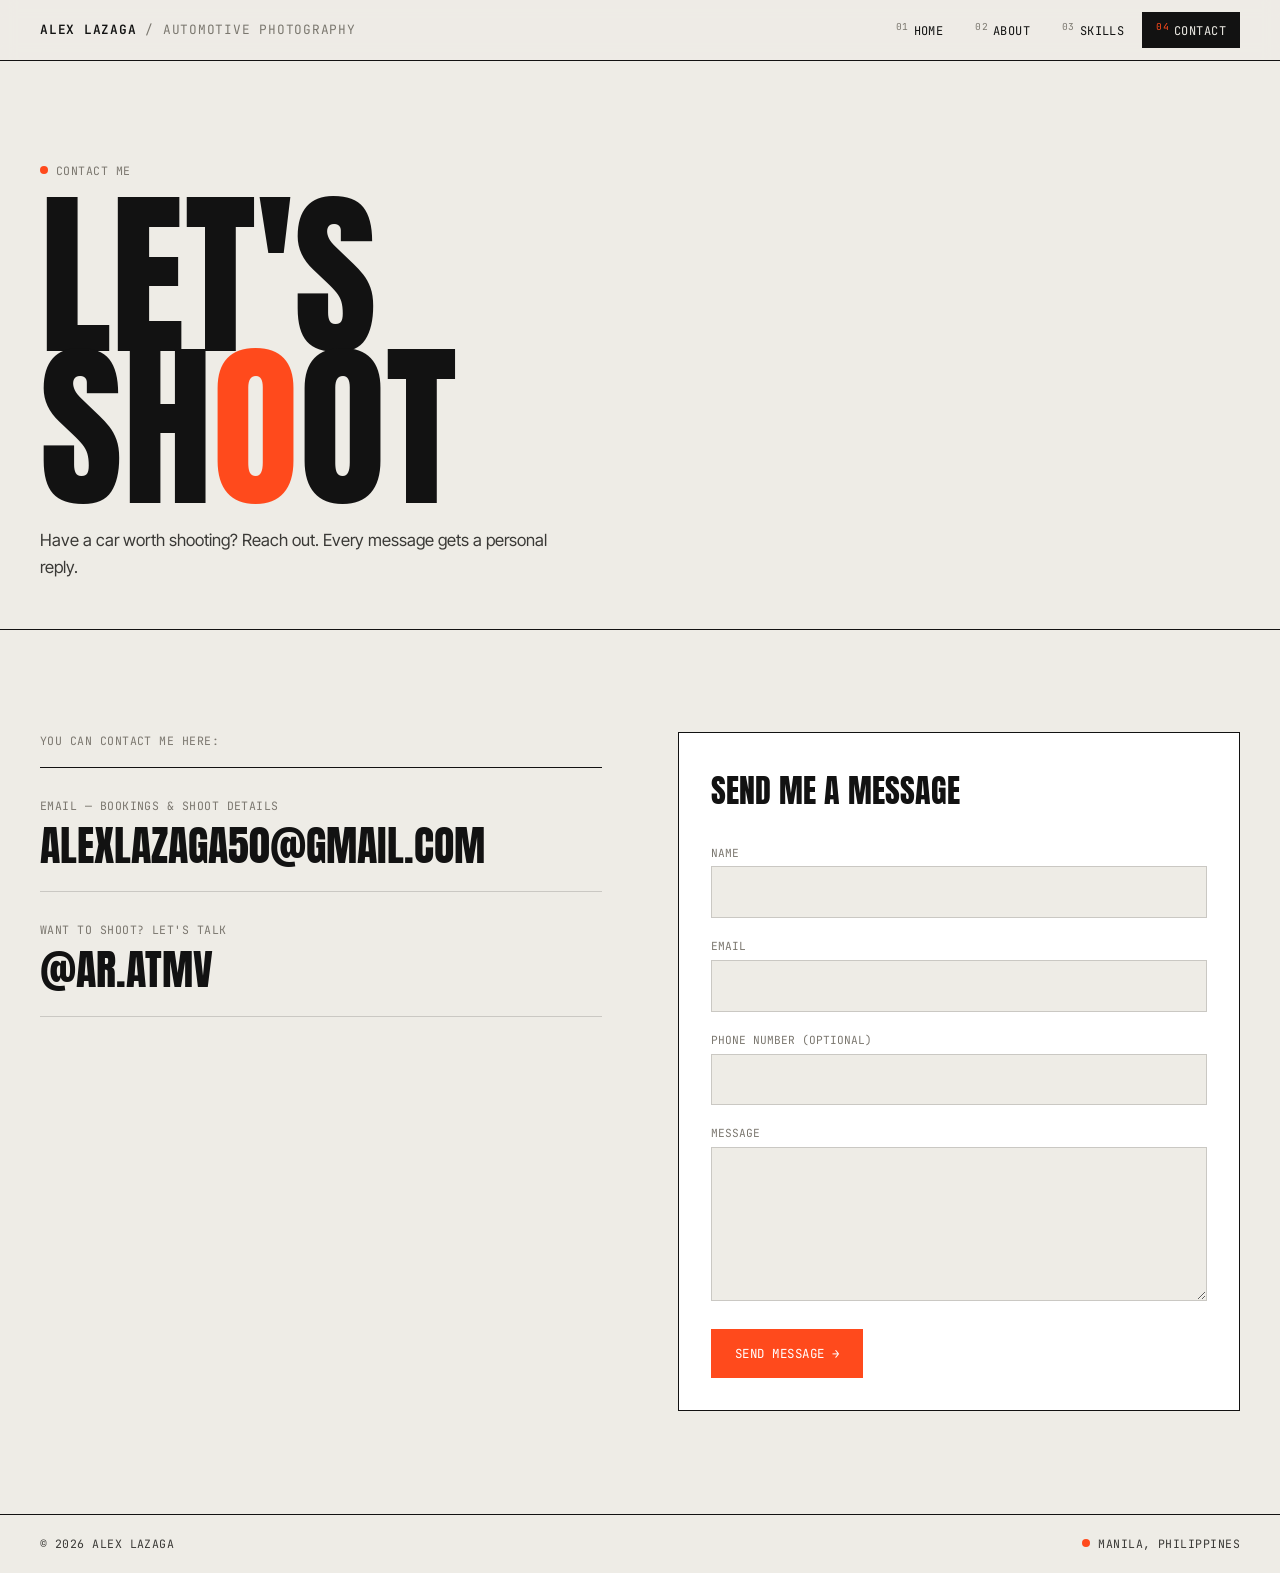
<file: contact.html>
<!DOCTYPE html>
<html lang="en">
<head>
  <meta charset="UTF-8">
  <meta name="viewport" content="width=device-width, initial-scale=1">
  <title>Contact | Alex Lazaga</title>
  <meta name="description" content="Alex Lazaga — automotive photography based in Manila, Philippines.">
  <meta name="theme-color" content="#eeece6">
  <link rel="preconnect" href="https://fonts.googleapis.com">
  <link rel="preconnect" href="https://fonts.gstatic.com" crossorigin>
  <link href="https://fonts.googleapis.com/css2?family=Anton&family=Inter+Tight:wght@400;500;600&family=JetBrains+Mono:wght@400;500;600&display=swap" rel="stylesheet">
  <link rel="stylesheet" href="style.css">
</head>
<body>

  <header>
    <div class="wrap header-inner">
      <a href="index.html"><p class="site-name">Alex Lazaga <span>/ Automotive Photography</span></p></a>
      <button class="menu-btn" aria-expanded="false">Menu</button>
      <nav>
        <ul>
          <li><a href="index.html"><sup>01</sup>Home</a></li>
          <li><a href="about.html"><sup>02</sup>About</a></li>
          <li><a href="skills.html"><sup>03</sup>Skills</a></li>
          <li><a href="contact.html" class="active"><sup>04</sup>Contact</a></li>
        </ul>
      </nav>
    </div>
  </header>

  <main>
    <section class="page-head">
      <div class="wrap">
        <span class="mono"><span class="dot"></span>Contact Me</span>
        <h1>Let's<br>Sh<span class="o">o</span>ot</h1>
        <p>Have a car worth shooting? Reach out. Every message gets a personal reply.</p>
      </div>
    </section>

    <section class="block">
      <div class="wrap contact-grid">
        <div class="reveal">
          <p class="mono" style="margin-bottom:1rem">You can contact me here:</p>
          <address>
            <a class="contact-line" href="mailto:alexlazaga50@gmail.com">
              <span class="mono">Email — bookings &amp; shoot details</span>
              <strong>alexlazaga50@gmail.com</strong>
            </a>
            <a class="contact-line" href="tel:+639764822007">
              <span class="mono">Want to shoot? Let's talk</span>
              <strong>@ar.atmv</strong>
            </a>
          </address>
        </div>

        <div class="reveal">
          <form action="mailto:alexlazaga50@gmail.com" method="post" enctype="text/plain">
            <h2>Send me a message</h2>
            <label for="name">Name</label>
            <input type="text" id="name" name="name" autocomplete="name" required>

            <label for="email">Email</label>
            <input type="email" id="email" name="email" autocomplete="email" required>

            <label for="phone">Phone number (optional)</label>
            <input type="tel" id="phone" name="phone" autocomplete="tel">

            <label for="message">Message</label>
            <textarea id="message" name="message" rows="5" required></textarea>

            <button type="submit" class="btn btn-signal">Send Message →</button>
          </form>
        </div>
      </div>
    </section>
  </main>

  <footer>
    <div class="wrap footer-inner mono">
      <p>&copy; <span class="year">2026</span> Alex Lazaga</p>
      <p><span class="dot"></span>Manila, Philippines</p>
    </div>
  </footer>

  <script src="script.js"></script>
</body>
</html>
</file>
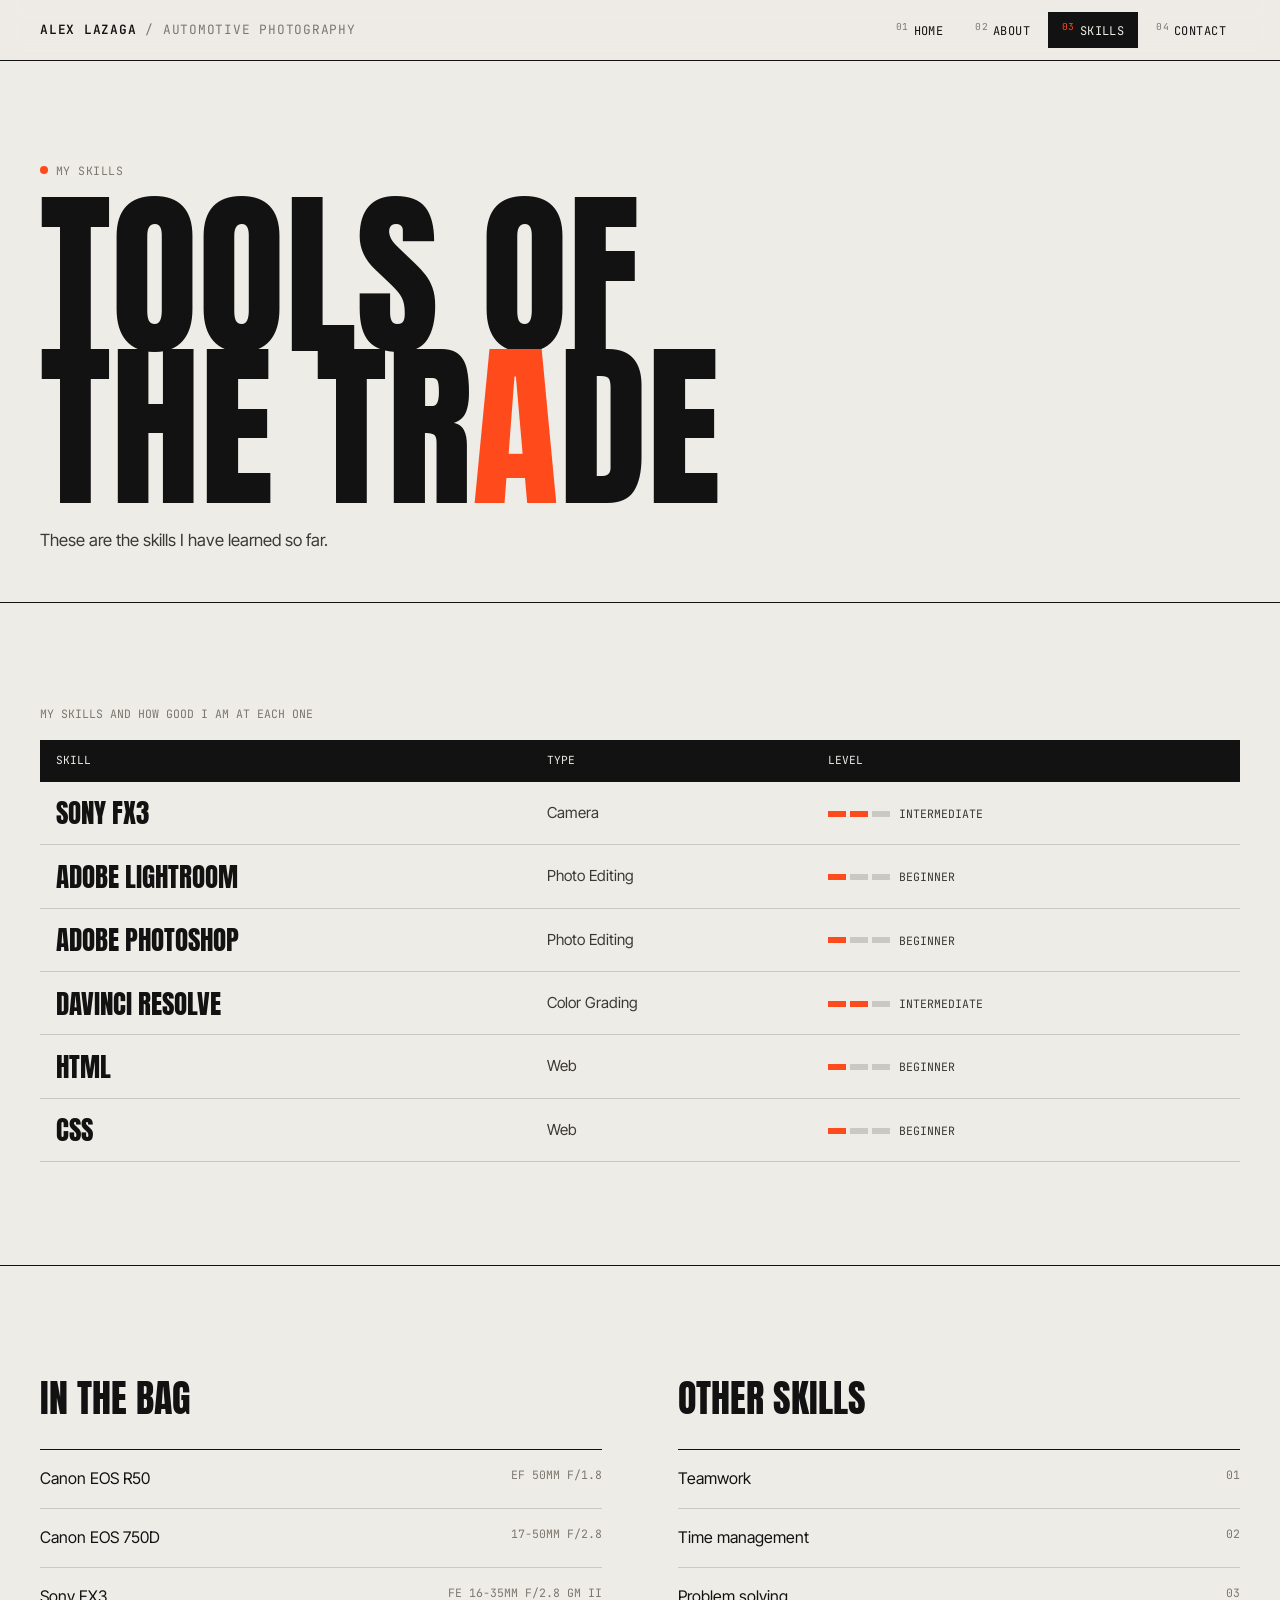
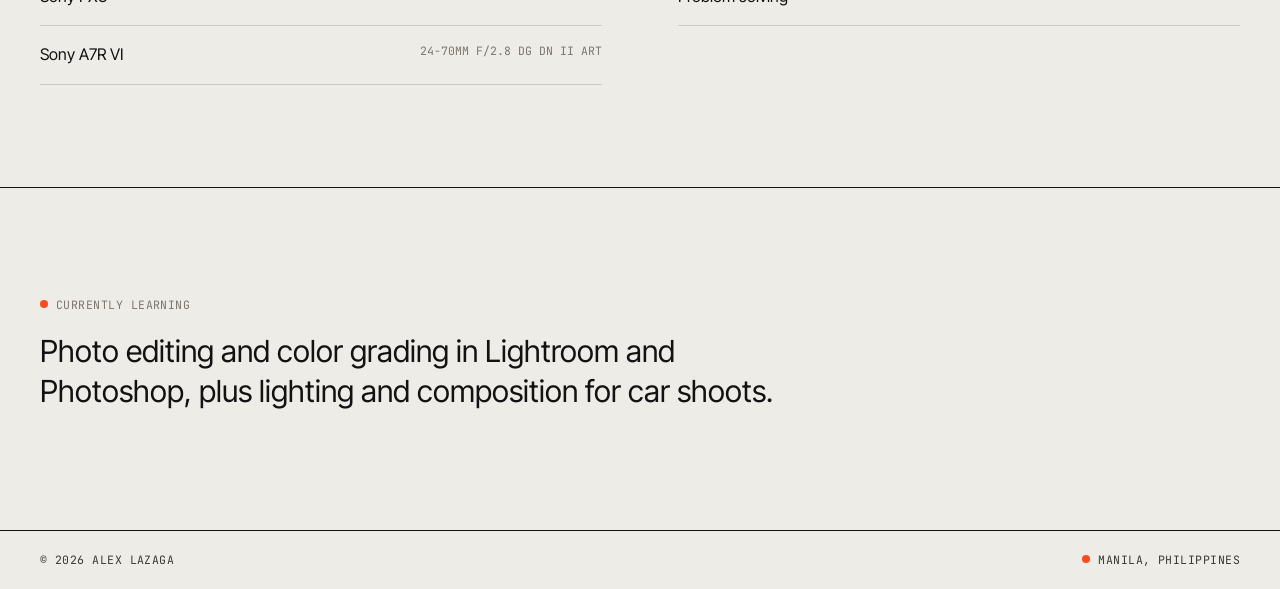
<file: skills.html>
<!DOCTYPE html>
<html lang="en">
<head>
  <meta charset="UTF-8">
  <meta name="viewport" content="width=device-width, initial-scale=1">
  <title>Skills | Alex Lazaga</title>
  <meta name="description" content="Alex Lazaga — automotive photography based in Manila, Philippines.">
  <meta name="theme-color" content="#eeece6">
  <link rel="preconnect" href="https://fonts.googleapis.com">
  <link rel="preconnect" href="https://fonts.gstatic.com" crossorigin>
  <link href="https://fonts.googleapis.com/css2?family=Anton&family=Inter+Tight:wght@400;500;600&family=JetBrains+Mono:wght@400;500;600&display=swap" rel="stylesheet">
  <link rel="stylesheet" href="style.css">
</head>
<body>

  <header>
    <div class="wrap header-inner">
      <a href="index.html"><p class="site-name">Alex Lazaga <span>/ Automotive Photography</span></p></a>
      <button class="menu-btn" aria-expanded="false">Menu</button>
      <nav>
        <ul>
          <li><a href="index.html"><sup>01</sup>Home</a></li>
          <li><a href="about.html"><sup>02</sup>About</a></li>
          <li><a href="skills.html" class="active"><sup>03</sup>Skills</a></li>
          <li><a href="contact.html"><sup>04</sup>Contact</a></li>
        </ul>
      </nav>
    </div>
  </header>

  <main>
    <section class="page-head">
      <div class="wrap">
        <span class="mono"><span class="dot"></span>My Skills</span>
        <h1>Tools of<br>the Tr<span class="o">a</span>de</h1>
        <p>These are the skills I have learned so far.</p>
      </div>
    </section>

    <section class="block">
      <div class="wrap reveal">
        <table>
          <caption>My skills and how good I am at each one</caption>
          <thead>
            <tr>
              <th scope="col">Skill</th>
              <th scope="col">Type</th>
              <th scope="col">Level</th>
            </tr>
          </thead>
          <tbody>
            <tr>
              <th scope="row">Sony FX3</th>
              <td>Camera</td>
              <td><span class="meter l2" aria-hidden="true"><i></i><i></i><i></i></span><span class="level">Intermediate</span></td>
            </tr>
            <tr>
              <th scope="row">Adobe Lightroom</th>
              <td>Photo Editing</td>
              <td><span class="meter l1" aria-hidden="true"><i></i><i></i><i></i></span><span class="level">Beginner</span></td>
            </tr>
            <tr>
              <th scope="row">Adobe Photoshop</th>
              <td>Photo Editing</td>
              <td><span class="meter l1" aria-hidden="true"><i></i><i></i><i></i></span><span class="level">Beginner</span></td>
            </tr>
            <tr>
              <th scope="row">DaVinci Resolve</th>
              <td>Color Grading</td>
              <td><span class="meter l2" aria-hidden="true"><i></i><i></i><i></i></span><span class="level">Intermediate</span></td>
            </tr>
            <tr>
              <th scope="row">HTML</th>
              <td>Web</td>
              <td><span class="meter l1" aria-hidden="true"><i></i><i></i><i></i></span><span class="level">Beginner</span></td>
            </tr>
            <tr>
              <th scope="row">CSS</th>
              <td>Web</td>
              <td><span class="meter l1" aria-hidden="true"><i></i><i></i><i></i></span><span class="level">Beginner</span></td>
            </tr>
          </tbody>
        </table>
      </div>
    </section>

    <section class="block">
      <div class="wrap list-cols">
        <div class="reveal">
          <h2>In the Bag</h2>
          <ul class="rows">
            <li><span>Canon EOS R50</span><span>EF 50mm f/1.8</span></li>
            <li><span>Canon EOS 750D</span><span>17-50mm f/2.8</span></li>
            <li><span>Sony FX3</span><span>FE 16-35mm f/2.8 GM II</span></li>
            <li><span>Sony A7R VI</span><span>24-70mm f/2.8 DG DN II Art</span></li>
          </ul>
        </div>
        <div class="reveal">
          <h2>Other Skills</h2>
          <ul class="rows">
            <li><span>Teamwork</span><span>01</span></li>
            <li><span>Time management</span><span>02</span></li>
            <li><span>Problem solving</span><span>03</span></li>
          </ul>
        </div>
      </div>
    </section>

    <section class="block">
      <div class="wrap">
        <aside class="reveal">
          <span class="mono"><span class="dot"></span>Currently Learning</span>
          <p class="lead" style="font-size:clamp(1.3rem,2.4vw,1.9rem);line-height:1.3;color:var(--ink);margin-top:1rem;max-width:46rem">Photo editing and color grading in Lightroom and Photoshop, plus lighting and composition for car shoots.</p>
        </aside>
      </div>
    </section>
  </main>

  <footer>
    <div class="wrap footer-inner mono">
      <p>&copy; <span class="year">2026</span> Alex Lazaga</p>
      <p><span class="dot"></span>Manila, Philippines</p>
    </div>
  </footer>

  <script src="script.js"></script>
</body>
</html>
</file>
<file: style.css>
/* ==========================================================
   Alex Lazaga — Automotive Photography
   Light "contact sheet" editorial style
   paper white · ink black · signal orange
   ========================================================== */

:root {
  --paper: #eeece6;
  --paper-2: #e4e1d9;
  --ink: #121212;
  --ink-soft: #3a3936;
  --muted: #7b776f;
  --line: rgba(18, 18, 18, 0.16);
  --signal: #ff4a1c;

  --display: "Anton", "Impact", "Arial Narrow", sans-serif;
  --sans: "Inter Tight", "Inter", system-ui, -apple-system, "Segoe UI", Arial, sans-serif;
  --mono: "JetBrains Mono", ui-monospace, "SFMono-Regular", Consolas, monospace;

  --max: 1320px;
  --pad: clamp(1rem, 3.5vw, 2.5rem);
}

*, *::before, *::after { box-sizing: border-box; }

html { scroll-behavior: smooth; }

body {
  margin: 0;
  background: var(--paper);
  color: var(--ink);
  font-family: var(--sans);
  font-size: 16px;
  line-height: 1.6;
  -webkit-font-smoothing: antialiased;
}

img { display: block; max-width: 100%; }
a { color: inherit; text-decoration: none; }
h1, h2, h3 { margin: 0; font-weight: 400; }
p { margin: 0 0 1rem; color: var(--ink-soft); }

.wrap {
  width: 100%;
  max-width: var(--max);
  margin: 0 auto;
  padding: 0 var(--pad);
}

/* small monospace labels used everywhere */
.mono {
  font-family: var(--mono);
  font-size: 0.72rem;
  letter-spacing: 0.04em;
  text-transform: uppercase;
  color: var(--muted);
}
.dot {
  display: inline-block;
  width: 8px;
  height: 8px;
  border-radius: 50%;
  background: var(--signal);
  margin-right: 0.5rem;
  vertical-align: 1px;
}

/* ---------- Header ---------- */
header {
  position: sticky;
  top: 0;
  z-index: 50;
  background: rgba(238, 236, 230, 0.9);
  backdrop-filter: blur(8px);
  -webkit-backdrop-filter: blur(8px);
  border-bottom: 1px solid var(--ink);
}
.header-inner {
  display: flex;
  align-items: center;
  justify-content: space-between;
  gap: 1rem;
  height: 60px;
}
.site-name {
  margin: 0;
  font-family: var(--mono);
  font-size: 0.8rem;
  font-weight: 600;
  letter-spacing: 0.06em;
  text-transform: uppercase;
  color: var(--ink);
}
.site-name span { color: var(--muted); font-weight: 400; }

nav ul {
  list-style: none;
  margin: 0;
  padding: 0;
  display: flex;
  gap: 0.25rem;
}
nav a {
  display: block;
  padding: 0.4rem 0.8rem;
  font-family: var(--mono);
  font-size: 0.75rem;
  text-transform: uppercase;
  letter-spacing: 0.04em;
  border: 1px solid transparent;
  transition: border-color 0.2s ease, background 0.2s ease, color 0.2s ease;
}
nav a sup { color: var(--muted); margin-right: 0.3rem; font-size: 0.6rem; }
nav a:hover { border-color: var(--ink); }
nav a.active { background: var(--ink); color: var(--paper); }
nav a.active sup { color: var(--signal); }

.menu-btn {
  display: none;
  font-family: var(--mono);
  font-size: 0.75rem;
  text-transform: uppercase;
  background: none;
  border: 1px solid var(--ink);
  padding: 0.4rem 0.8rem;
  color: var(--ink);
  cursor: pointer;
}

/* ---------- Buttons ---------- */
.btn {
  display: inline-flex;
  align-items: center;
  gap: 0.75rem;
  padding: 0.95rem 1.4rem;
  font-family: var(--mono);
  font-size: 0.78rem;
  text-transform: uppercase;
  letter-spacing: 0.04em;
  color: var(--ink);
  background: transparent;
  border: 1px solid var(--ink);
  cursor: pointer;
  transition: background 0.2s ease, color 0.2s ease;
}
.btn:hover { background: var(--ink); color: var(--paper); }
.btn-signal { background: var(--signal); border-color: var(--signal); color: #fff; }
.btn-signal:hover { background: var(--ink); border-color: var(--ink); }

/* ---------- Photo with viewfinder corners + camera settings ---------- */
.shot {
  position: relative;
  display: block;
  overflow: hidden;
  background: var(--paper-2);
  cursor: zoom-in;
}
.shot img {
  width: 100%;
  height: 100%;
  object-fit: cover;
  transition: transform 0.8s cubic-bezier(0.2, 0.7, 0.2, 1);
}
.shot:hover img { transform: scale(1.04); }

/* viewfinder corner brackets */
.shot::before,
.shot::after {
  content: "";
  position: absolute;
  z-index: 2;
  width: 22px;
  height: 22px;
  border: 2px solid #fff;
  opacity: 0;
  transition: opacity 0.3s ease, inset 0.3s ease;
  pointer-events: none;
}
.shot::before { top: 18px; left: 18px; border-right: 0; border-bottom: 0; }
.shot::after { bottom: 18px; right: 18px; border-left: 0; border-top: 0; }
.shot:hover::before, .shot:hover::after { opacity: 1; }
.shot.always::before, .shot.always::after { opacity: 1; }

.exif {
  display: flex;
  flex-wrap: wrap;
  gap: 0.25rem 1rem;
  justify-content: space-between;
  margin-top: 0.6rem;
  font-family: var(--mono);
  font-size: 0.68rem;
  text-transform: uppercase;
  color: var(--muted);
}
.exif b { color: var(--ink); font-weight: 500; }

/* ---------- Hero ---------- */
.hero {
  padding: clamp(2rem, 5vw, 3.5rem) 0 clamp(3rem, 6vw, 5rem);
  border-bottom: 1px solid var(--ink);
}
.hero-top {
  display: flex;
  justify-content: space-between;
  gap: 1rem;
  flex-wrap: wrap;
  padding-bottom: 1.25rem;
  border-bottom: 1px solid var(--line);
  margin-bottom: 1.5rem;
}
.wordmark {
  font-family: var(--display);
  font-size: clamp(5rem, 19.5vw, 17.5rem);
  line-height: 0.82;
  letter-spacing: -0.01em;
  text-transform: uppercase;
  margin: 0 0 2rem;
}
.wordmark .o { color: var(--signal); }

.hero-grid {
  display: grid;
  grid-template-columns: 1fr 1.35fr;
  gap: clamp(1.5rem, 4vw, 3.5rem);
  align-items: end;
}
.hero-copy h1 {
  font-family: var(--sans);
  font-size: clamp(1.6rem, 3vw, 2.4rem);
  line-height: 1.15;
  letter-spacing: -0.02em;
  font-weight: 500;
  margin-bottom: 1.25rem;
}
.hero-copy p { max-width: 30rem; }
.hero-actions { display: flex; flex-wrap: wrap; gap: 0.75rem; margin-top: 1.75rem; }

.feature-tag {
  display: flex;
  justify-content: space-between;
  align-items: center;
  margin-bottom: 0.6rem;
}
.hero .shot { aspect-ratio: 4 / 3.2; }
.hero .shot img { object-position: center 60%; }

/* ---------- Numbers strip ---------- */
.facts {
  display: grid;
  grid-template-columns: repeat(4, 1fr);
  border-bottom: 1px solid var(--ink);
}
.fact {
  padding: 1.5rem var(--pad) 1.5rem 0;
  border-right: 1px solid var(--line);
}
.fact + .fact { padding-left: 1.5rem; }
.fact:last-child { border-right: 0; }
.fact strong {
  display: block;
  font-family: var(--display);
  font-size: clamp(2.2rem, 4vw, 3.2rem);
  line-height: 1;
  font-weight: 400;
  margin-bottom: 0.4rem;
}

/* ---------- Section heading ---------- */
.block { padding: clamp(4rem, 8vw, 6.5rem) 0; }
.block + .block { border-top: 1px solid var(--ink); }

.section-head {
  display: grid;
  grid-template-columns: auto 1fr auto;
  gap: 1.5rem;
  align-items: end;
  margin-bottom: clamp(2rem, 5vw, 3.5rem);
}
.section-head .idx {
  font-family: var(--mono);
  font-size: 0.78rem;
  color: var(--signal);
  padding-bottom: 0.6rem;
}
.section-title {
  font-family: var(--display);
  font-size: clamp(3rem, 8vw, 6.5rem);
  line-height: 0.9;
  text-transform: uppercase;
}
.section-head p { margin: 0; max-width: 22rem; text-align: right; }

/* ---------- Shoots (curated: one hero frame + supporting frames) ---------- */
.shoot {
  display: grid;
  grid-template-columns: 1.6fr 1fr;
  gap: clamp(1rem, 3vw, 2rem);
  padding: clamp(2rem, 4vw, 3rem) 0;
  border-top: 1px solid var(--line);
}
.shoot:first-of-type { border-top: 1px solid var(--ink); }
.shoot.flip { grid-template-columns: 1fr 1.6fr; }
.shoot.flip .shoot-main { order: 2; }

.shoot-main .shot { aspect-ratio: 4 / 5; }
.shoot-main.wide .shot { aspect-ratio: 4 / 3; }

.shoot-side {
  display: flex;
  flex-direction: column;
  gap: 1.5rem;
}
.shoot-info {
  padding-bottom: 1.25rem;
  border-bottom: 1px solid var(--line);
}
.shoot-info .num {
  font-family: var(--mono);
  font-size: 0.75rem;
  color: var(--signal);
}
.shoot-info h3 {
  font-family: var(--display);
  font-size: clamp(2.2rem, 4vw, 3.4rem);
  line-height: 0.95;
  text-transform: uppercase;
  margin: 0.4rem 0 0.75rem;
}
.shoot-info dl {
  display: grid;
  grid-template-columns: auto 1fr;
  gap: 0.2rem 1rem;
  margin: 1rem 0 0;
  font-family: var(--mono);
  font-size: 0.7rem;
  text-transform: uppercase;
}
.shoot-info dt { color: var(--muted); }
.shoot-info dd { margin: 0; }

.shoot-side .pair {
  display: grid;
  grid-template-columns: 1fr 1fr;
  gap: 1rem;
}
.shoot-side .shot { aspect-ratio: 4 / 5; }
.shoot-side .single .shot { aspect-ratio: 4 / 4.4; }

.pick {
  position: absolute;
  z-index: 3;
  top: 14px;
  right: 14px;
  padding: 0.35rem 0.6rem;
  font-family: var(--mono);
  font-size: 0.62rem;
  text-transform: uppercase;
  letter-spacing: 0.06em;
  color: #fff;
  background: var(--signal);
}

/* ---------- Services ---------- */
.services {
  display: grid;
  grid-template-columns: repeat(4, 1fr);
  border-top: 1px solid var(--ink);
  border-left: 1px solid var(--ink);
}
.service {
  padding: 1.75rem 1.5rem 2rem;
  border-right: 1px solid var(--ink);
  border-bottom: 1px solid var(--ink);
  transition: background 0.25s ease, color 0.25s ease;
}
.service:hover { background: var(--ink); color: var(--paper); }
.service:hover p, .service:hover li { color: #bdb9b0; }
.service .num { font-family: var(--mono); font-size: 0.75rem; color: var(--signal); }
.service h3 {
  font-family: var(--display);
  font-size: 1.9rem;
  line-height: 1;
  text-transform: uppercase;
  margin: 2.5rem 0 1rem;
}
.service p { font-size: 0.92rem; }
.service ul { list-style: none; margin: 1.25rem 0 0; padding: 0; }
.service li {
  font-family: var(--mono);
  font-size: 0.7rem;
  text-transform: uppercase;
  color: var(--muted);
  padding: 0.35rem 0;
  border-top: 1px dashed var(--line);
}

/* ---------- Big CTA ---------- */
.cta { background: var(--ink); color: var(--paper); }
.cta p { color: #bdb9b0; }
.cta .mono { color: #8f8b83; }
.cta-mail {
  display: block;
  margin: 1.5rem 0 2rem;
  font-family: var(--display);
  font-size: clamp(2.2rem, 7.4vw, 6.4rem);
  line-height: 1;
  text-transform: uppercase;
  overflow-wrap: anywhere;
  transition: color 0.2s ease;
}
.cta-mail:hover { color: var(--signal); }
.cta .btn { color: var(--paper); border-color: var(--paper); }
.cta .btn:hover { background: var(--paper); color: var(--ink); }

/* ---------- Inner page heading ---------- */
.page-head {
  padding: clamp(3rem, 8vw, 6rem) 0 clamp(2rem, 4vw, 3rem);
  border-bottom: 1px solid var(--ink);
}
.page-head h1 {
  font-family: var(--display);
  font-size: clamp(4rem, 14vw, 12rem);
  line-height: 0.85;
  text-transform: uppercase;
  margin-top: 1rem;
}
.page-head h1 .o { color: var(--signal); }
.page-head p { max-width: 34rem; margin: 1.5rem 0 0; font-size: 1.05rem; }

/* ---------- About ---------- */
.about-grid {
  display: grid;
  grid-template-columns: 1fr 1.1fr;
  gap: clamp(2rem, 6vw, 5rem);
  align-items: start;
}
.about-grid .shot { aspect-ratio: 4 / 5; }
.about-grid .lead {
  font-size: clamp(1.3rem, 2.2vw, 1.75rem);
  line-height: 1.3;
  letter-spacing: -0.01em;
  color: var(--ink);
  font-weight: 500;
}
.pull {
  margin: 2rem 0;
  padding: 1.25rem 0;
  border-top: 1px solid var(--ink);
  border-bottom: 1px solid var(--ink);
  font-family: var(--display);
  font-size: clamp(1.6rem, 3vw, 2.3rem);
  line-height: 1.05;
  text-transform: uppercase;
}
.pull .mono { display: block; margin-top: 0.75rem; }

.list-cols {
  display: grid;
  grid-template-columns: 1fr 1fr;
  gap: clamp(2rem, 6vw, 5rem);
}
.list-cols h2 {
  font-family: var(--display);
  font-size: 2.4rem;
  text-transform: uppercase;
  margin-bottom: 1.25rem;
}
.rows { list-style: none; margin: 0; padding: 0; border-top: 1px solid var(--ink); }
.rows li {
  display: flex;
  justify-content: space-between;
  gap: 1rem;
  padding: 1rem 0;
  border-bottom: 1px solid var(--line);
}
.rows li span:last-child {
  font-family: var(--mono);
  font-size: 0.72rem;
  text-transform: uppercase;
  color: var(--muted);
  text-align: right;
}
aside p { margin-top: 0; }

/* ---------- Skills table ---------- */
table { width: 100%; border-collapse: collapse; }
caption {
  caption-side: top;
  text-align: left;
  padding-bottom: 1rem;
  font-family: var(--mono);
  font-size: 0.72rem;
  text-transform: uppercase;
  color: var(--muted);
}
thead th {
  font-family: var(--mono);
  font-size: 0.7rem;
  font-weight: 400;
  text-transform: uppercase;
  text-align: left;
  color: var(--paper);
  background: var(--ink);
  padding: 0.75rem 1rem;
}
tbody th, td {
  padding: 1.1rem 1rem;
  text-align: left;
  border-bottom: 1px solid var(--line);
}
tbody th {
  font-family: var(--display);
  font-size: 1.7rem;
  font-weight: 400;
  text-transform: uppercase;
  line-height: 1;
}
td { font-size: 0.95rem; color: var(--ink-soft); }
tbody tr { transition: background 0.2s ease; }
tbody tr:hover { background: var(--paper-2); }

.meter { display: inline-flex; gap: 4px; vertical-align: middle; margin-right: 0.6rem; }
.meter i { width: 18px; height: 6px; background: var(--line); }
.meter.l1 i:nth-child(-n + 1),
.meter.l2 i:nth-child(-n + 2) { background: var(--signal); }
.level { font-family: var(--mono); font-size: 0.72rem; text-transform: uppercase; }

/* ---------- Contact ---------- */
.contact-grid {
  display: grid;
  grid-template-columns: 1fr 1fr;
  gap: clamp(2rem, 6vw, 5rem);
  align-items: start;
}
address { font-style: normal; }
.contact-line {
  display: block;
  padding: 1.5rem 0;
  border-bottom: 1px solid var(--line);
  transition: padding-left 0.25s ease;
}
.contact-line:first-child { border-top: 1px solid var(--ink); }
.contact-line:hover { padding-left: 0.75rem; }
.contact-line strong {
  display: block;
  font-family: var(--display);
  font-size: clamp(1.6rem, 3.4vw, 2.6rem);
  line-height: 1.05;
  font-weight: 400;
  text-transform: uppercase;
  margin-top: 0.4rem;
  overflow-wrap: anywhere;
}
.contact-line:hover strong { color: var(--signal); }

form {
  display: grid;
  gap: 0.25rem;
  padding: 2rem;
  background: #fff;
  border: 1px solid var(--ink);
}
form h2 {
  font-family: var(--display);
  font-size: 2rem;
  text-transform: uppercase;
  margin-bottom: 0.5rem;
}
label {
  margin-top: 1rem;
  font-family: var(--mono);
  font-size: 0.7rem;
  text-transform: uppercase;
  color: var(--muted);
}
input, textarea {
  width: 100%;
  padding: 0.75rem 0.85rem;
  font: inherit;
  color: var(--ink);
  background: var(--paper);
  border: 1px solid var(--line);
  border-radius: 0;
  transition: border-color 0.2s ease;
}
input:focus, textarea:focus { outline: none; border-color: var(--signal); }
textarea { resize: vertical; min-height: 8rem; }
form .btn { justify-self: start; margin-top: 1.5rem; }

a:focus-visible, button:focus-visible { outline: 2px solid var(--signal); outline-offset: 3px; }

/* ---------- Footer ---------- */
footer {
  border-top: 1px solid var(--ink);
  padding: 1.25rem 0;
}
.footer-inner {
  display: flex;
  justify-content: space-between;
  gap: 1rem;
  flex-wrap: wrap;
}
.footer-inner p { margin: 0; }
.cta + footer { border-top-color: #333; }

/* ---------- Lightbox ---------- */
.lightbox {
  position: fixed;
  inset: 0;
  z-index: 100;
  display: none;
  grid-template-rows: auto 1fr auto;
  background: rgba(12, 12, 12, 0.96);
  color: #eeece6;
}
.lightbox.open { display: grid; }
.lb-bar {
  display: flex;
  justify-content: space-between;
  align-items: center;
  padding: 1rem var(--pad);
  font-family: var(--mono);
  font-size: 0.72rem;
  text-transform: uppercase;
}
.lb-stage {
  display: flex;
  align-items: center;
  justify-content: center;
  min-height: 0;
  padding: 0 4.5rem;
}
.lb-stage img { max-width: 100%; max-height: 100%; object-fit: contain; }
.lb-caption {
  padding: 1rem var(--pad) 1.5rem;
  font-family: var(--mono);
  font-size: 0.72rem;
  text-transform: uppercase;
  color: #a8a49b;
  text-align: center;
}
.lb-btn {
  font-family: var(--mono);
  font-size: 0.72rem;
  text-transform: uppercase;
  color: #eeece6;
  background: none;
  border: 1px solid #555;
  padding: 0.5rem 0.8rem;
  cursor: pointer;
}
.lb-btn:hover { border-color: var(--signal); color: var(--signal); }
.lb-prev, .lb-next {
  position: absolute;
  top: 50%;
  transform: translateY(-50%);
  font-size: 1.2rem;
  padding: 0.8rem 1rem;
}
.lb-prev { left: 0.75rem; }
.lb-next { right: 0.75rem; }

/* ---------- Reveal on scroll ---------- */
.reveal { opacity: 0; transform: translateY(18px); transition: opacity 0.8s ease, transform 0.8s ease; }
.reveal.in { opacity: 1; transform: none; }

/* ---------- Responsive ---------- */
@media (max-width: 1000px) {
  .services { grid-template-columns: repeat(2, 1fr); }
  .shoot, .shoot.flip { grid-template-columns: 1fr; }
  .shoot.flip .shoot-main { order: 0; }
  .shoot-side { flex-direction: column-reverse; }
  .shoot-side .shoot-info { order: -1; }
}

@media (max-width: 760px) {
  .menu-btn { display: block; }
  nav {
    position: fixed;
    inset: 60px 0 auto 0;
    background: var(--paper);
    border-bottom: 1px solid var(--ink);
    display: none;
  }
  nav.open { display: block; }
  nav ul { flex-direction: column; padding: 0.75rem var(--pad) 1.25rem; }
  nav a { padding: 0.9rem 0.5rem; border-bottom: 1px solid var(--line); }

  .hero-grid, .about-grid, .list-cols, .contact-grid { grid-template-columns: 1fr; }
  .hero .shot { aspect-ratio: 4 / 4.2; }
  .facts { grid-template-columns: repeat(2, 1fr); }
  .fact:nth-child(2) { border-right: 0; }
  .fact:nth-child(n + 3) { border-top: 1px solid var(--line); }
  .fact:nth-child(3) { padding-left: 0; }
  .section-head { grid-template-columns: 1fr; gap: 0.75rem; }
  .section-head .idx { padding: 0; }
  .section-head p { text-align: left; }
  .lb-stage { padding: 0 0.5rem; }
  .lb-prev, .lb-next { top: auto; bottom: 4.5rem; transform: none; }
  form { padding: 1.25rem; }
}

@media (max-width: 520px) {
  .services { grid-template-columns: 1fr; }
  .shoot-side .pair { grid-template-columns: 1fr; }
  tbody th { font-size: 1.25rem; }
  th, td { padding-left: 0.5rem; padding-right: 0.5rem; }
}

@media (prefers-reduced-motion: reduce) {
  *, *::before, *::after { transition: none !important; animation: none !important; scroll-behavior: auto !important; }
  .reveal { opacity: 1; transform: none; }
}

@media (max-width: 520px) {
  .site-name span { display: none; }
}
</file>
